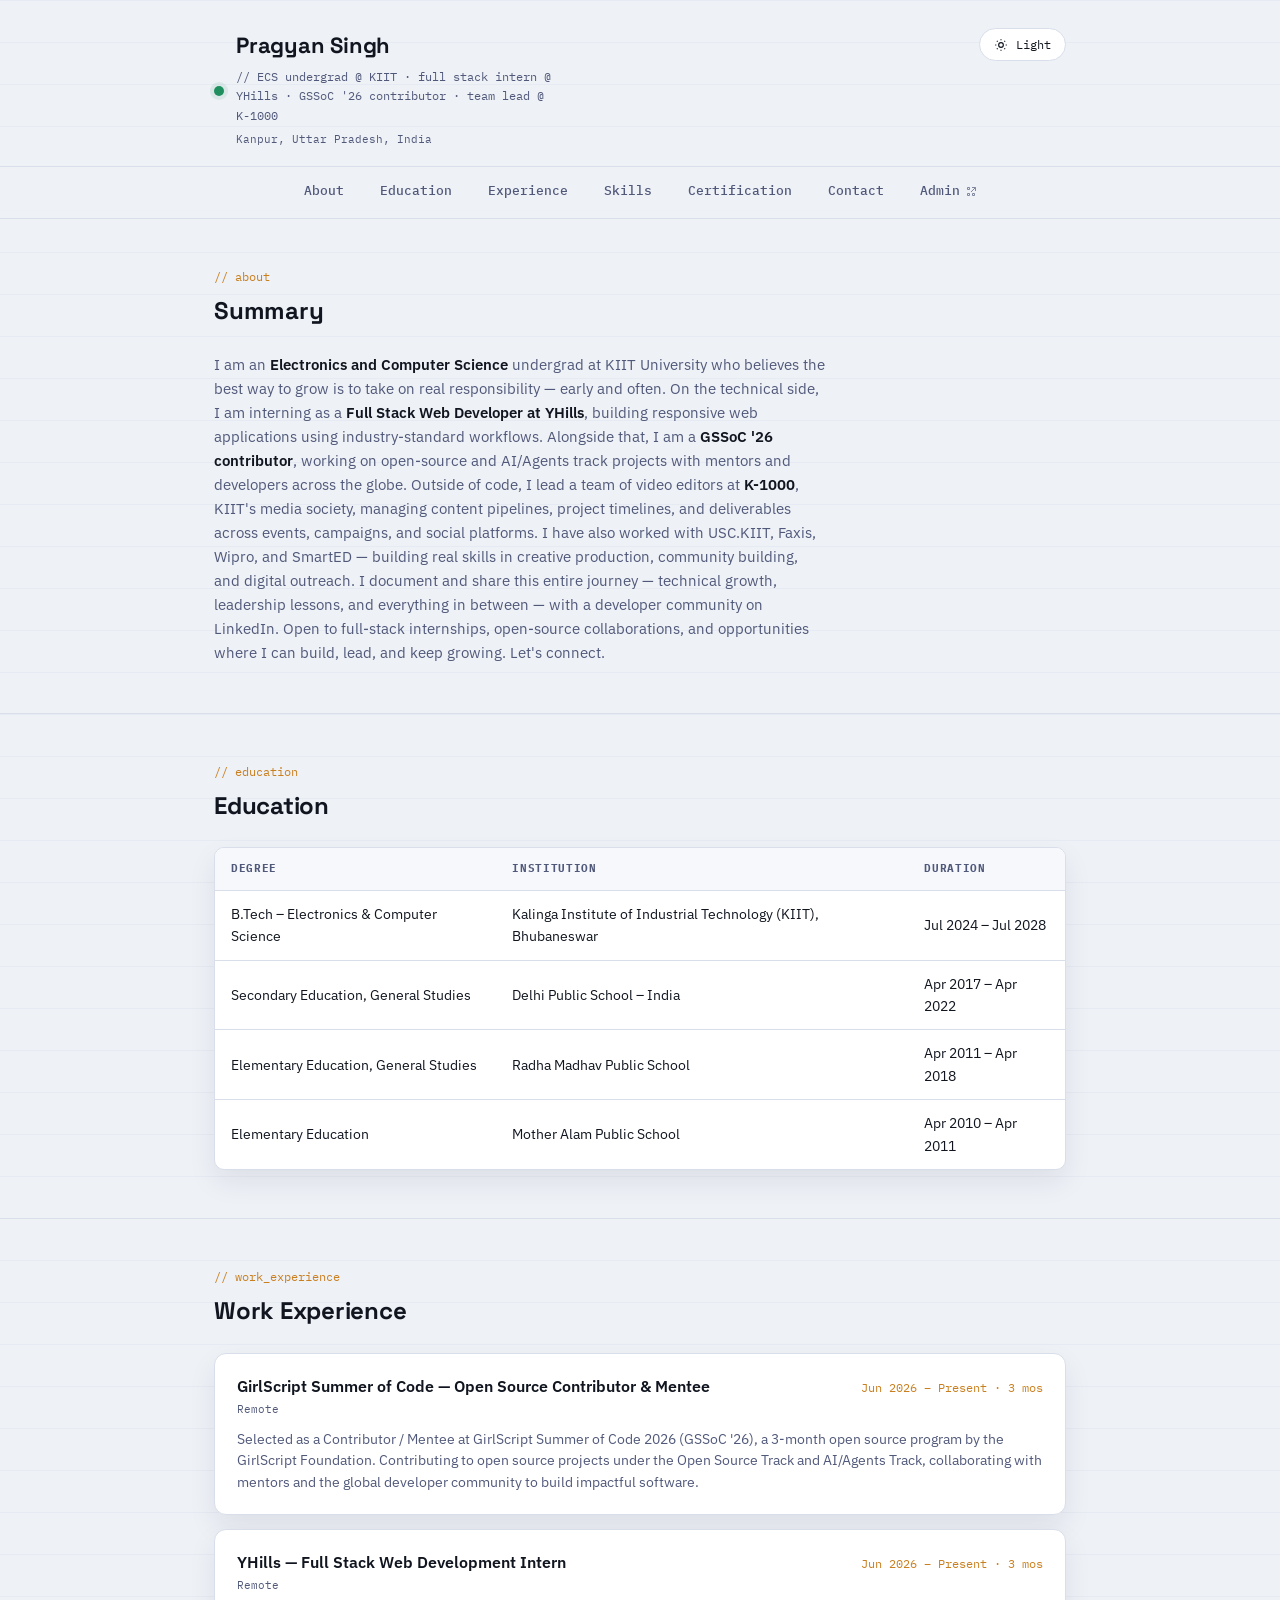
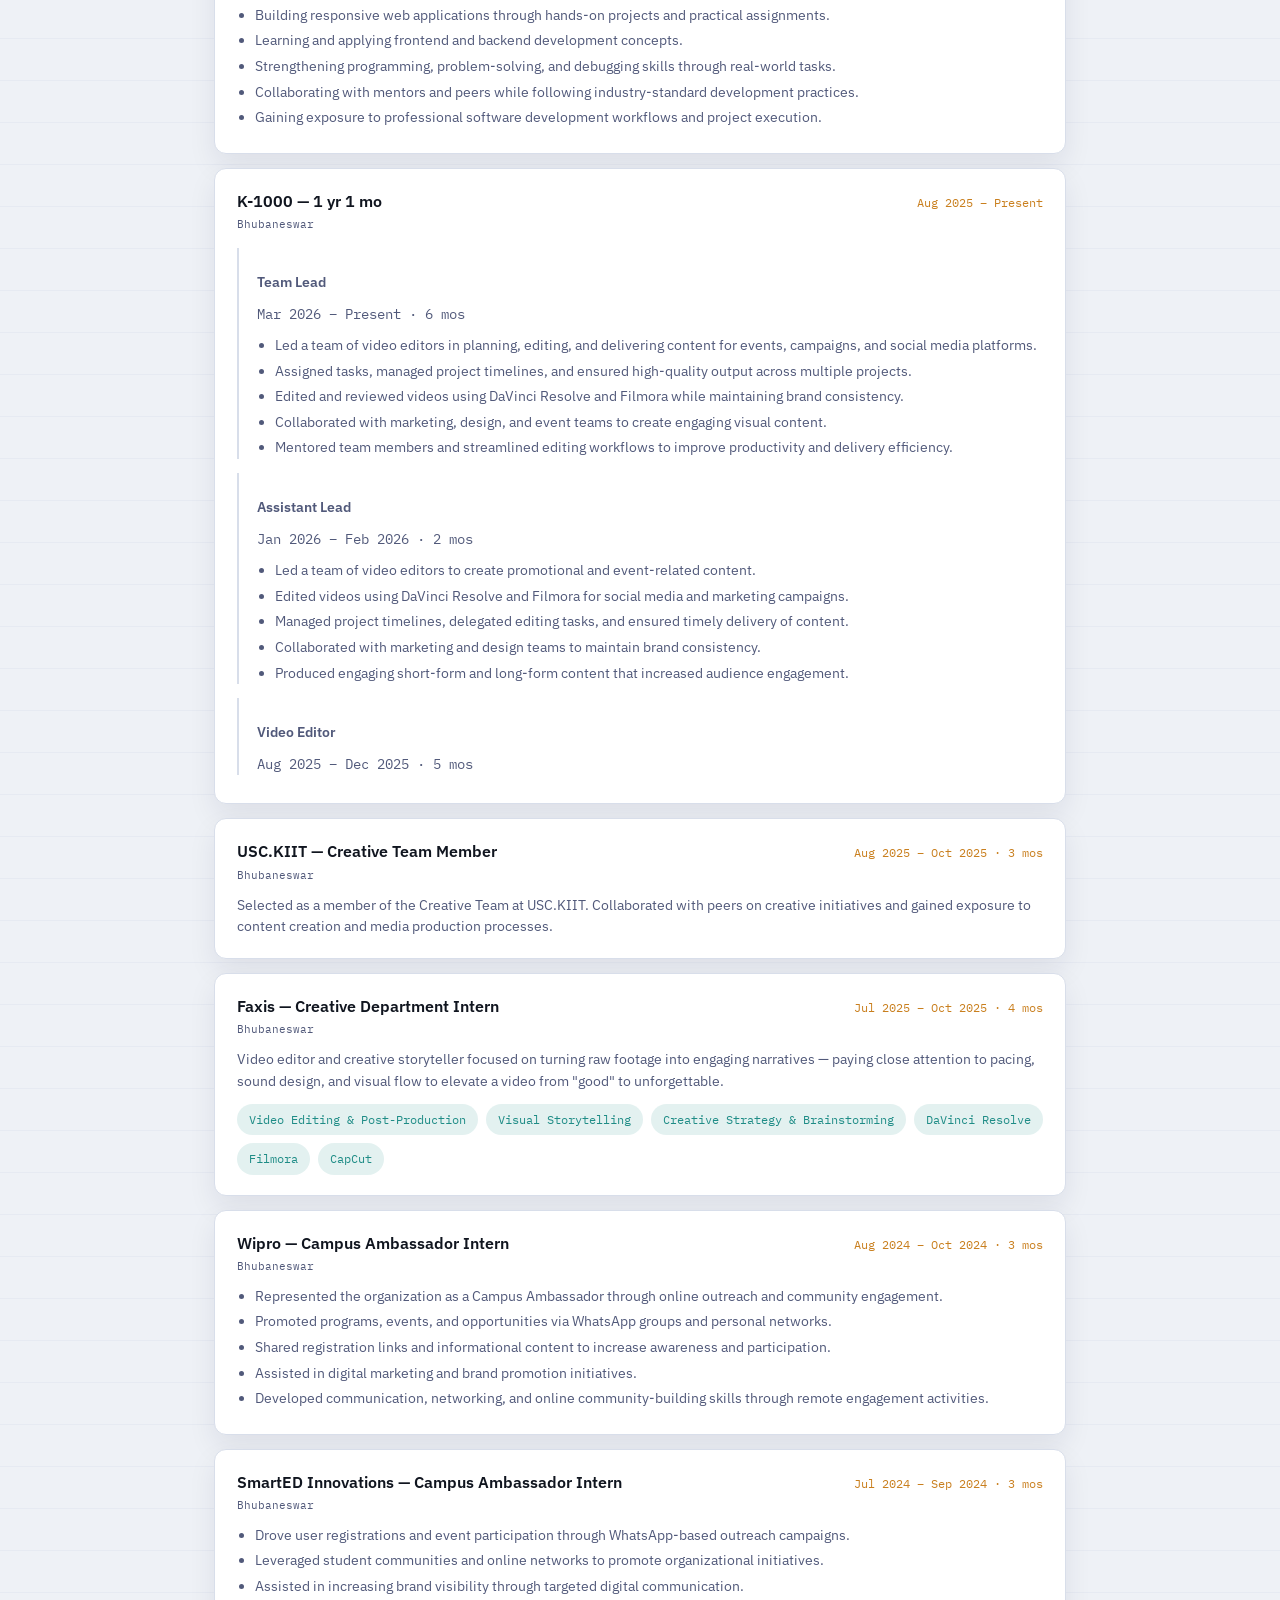
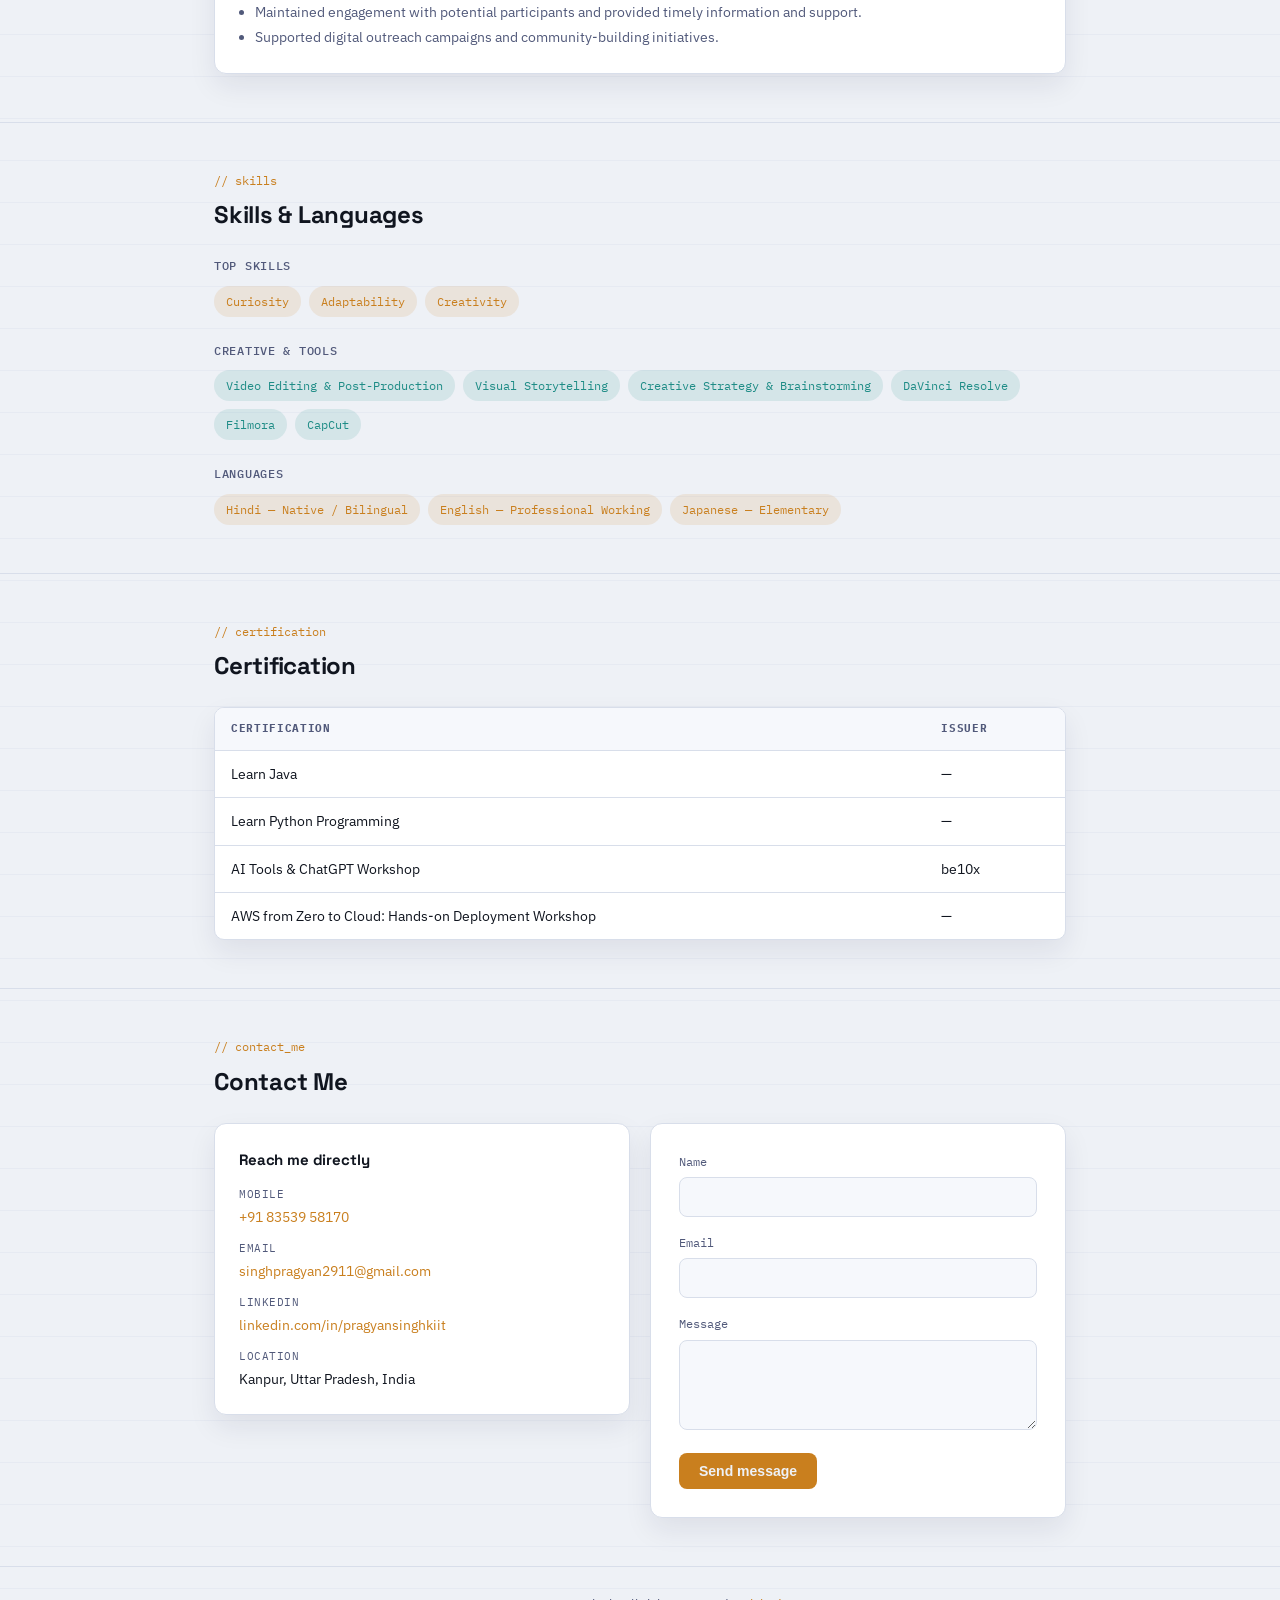
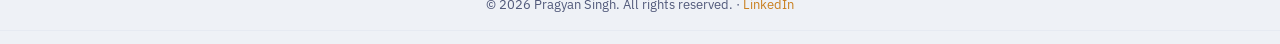
<file: index.html>
<!DOCTYPE html>
<html lang="en" data-theme="dark">

<head>
    <meta charset="UTF-8">
    <meta name="viewport" content="width=device-width, initial-scale=1.0">
    <title>Pragyan Singh — Portfolio</title>
    <meta name="description" content="Resume and portfolio of Pragyan Singh — full-stack developer, B.Tech Electronics & Computer Science, KIIT University.">
    <link rel="preconnect" href="https://fonts.googleapis.com">
    <link rel="preconnect" href="https://fonts.gstatic.com" crossorigin>
    <link href="https://fonts.googleapis.com/css2?family=Space+Grotesk:wght@500;600;700&family=IBM+Plex+Sans:wght@400;500;600&family=IBM+Plex+Mono:wght@400;500&display=swap" rel="stylesheet">
    <link rel="stylesheet" href="style.css">
</head>

<body>
    <div class="scan-overlay" id="scan-overlay" aria-hidden="true"></div>

    <header class="site-header">
        <div class="container header-inner">
            <div class="brand">
                <span class="status-dot" aria-hidden="true"></span>
                <div>
                    <h1>Pragyan Singh</h1>
                    <p class="tagline">// ECS undergrad @ KIIT · full stack intern @ YHills · GSSoC '26 contributor · team lead @ K-1000</p>
                    <p class="location">Kanpur, Uttar Pradesh, India</p>
                </div>
            </div>
            <button id="toggle-theme" type="button" aria-label="Toggle color theme">
                <svg viewBox="0 0 24 24" fill="none" stroke="currentColor" stroke-width="2"><circle cx="12" cy="12" r="4"></circle><path d="M12 2v2M12 20v2M4.9 4.9l1.4 1.4M17.7 17.7l1.4 1.4M2 12h2M20 12h2M4.9 19.1l1.4-1.4M17.7 6.3l1.4-1.4"/></svg>
                <span id="theme-label">Dark</span>
            </button>
        </div>
    </header>

    <nav class="site-nav" aria-label="Section navigation">
        <div class="container">
            <ul>
                <li><a href="#about">About</a></li>
                <li><a href="#education">Education</a></li>
                <li><a href="#work-experience">Experience</a></li>
                <li><a href="#skills">Skills</a></li>
                <li><a href="#certification">Certification</a></li>
                <li><a href="#contact-me">Contact</a></li>
                <li>
                    <a href="Admin.html" target="_blank" rel="noopener">
                        Admin
                        <svg viewBox="0 0 24 24" fill="none" stroke="currentColor" stroke-width="2"><path d="M14 3h7v7M21 3l-9 9M5 3h4v4H5V3M5 15h4v4H5v-4M15 15h4v4h-4v-4"/></svg>
                    </a>
                </li>
            </ul>
        </div>
    </nav>

    <main>
        <section id="about">
            <div class="container">
                <p class="eyebrow">// about</p>
                <h2>Summary</h2>
                <p class="about-text">
                    I am an <strong>Electronics and Computer Science</strong> undergrad at KIIT University who believes
                    the best way to grow is to take on real responsibility — early and often. On the technical side, I am
                    interning as a <strong>Full Stack Web Developer at YHills</strong>, building responsive web applications
                    using industry-standard workflows. Alongside that, I am a <strong>GSSoC '26 contributor</strong>, working
                    on open-source and AI/Agents track projects with mentors and developers across the globe. Outside of
                    code, I lead a team of video editors at <strong>K-1000</strong>, KIIT's media society, managing content
                    pipelines, project timelines, and deliverables across events, campaigns, and social platforms. I have
                    also worked with USC.KIIT, Faxis, Wipro, and SmartED — building real skills in creative production,
                    community building, and digital outreach. I document and share this entire journey — technical growth,
                    leadership lessons, and everything in between — with a developer community on LinkedIn. Open to
                    full-stack internships, open-source collaborations, and opportunities where I can build, lead, and
                    keep growing. Let's connect.
                </p>
            </div>
        </section>

        <section id="education">
            <div class="container">
                <p class="eyebrow">// education</p>
                <h2>Education</h2>
                <div class="table-wrap">
                    <table>
                        <thead>
                            <tr>
                                <th>Degree</th>
                                <th>Institution</th>
                                <th>Duration</th>
                            </tr>
                        </thead>
                        <tbody>
                            <tr>
                                <td>B.Tech – Electronics &amp; Computer Science</td>
                                <td>Kalinga Institute of Industrial Technology (KIIT), Bhubaneswar</td>
                                <td>Jul 2024 – Jul 2028</td>
                            </tr>
                            <tr>
                                <td>Secondary Education, General Studies</td>
                                <td>Delhi Public School – India</td>
                                <td>Apr 2017 – Apr 2022</td>
                            </tr>
                            <tr>
                                <td>Elementary Education, General Studies</td>
                                <td>Radha Madhav Public School</td>
                                <td>Apr 2011 – Apr 2018</td>
                            </tr>
                            <tr>
                                <td>Elementary Education</td>
                                <td>Mother Alam Public School</td>
                                <td>Apr 2010 – Apr 2011</td>
                            </tr>
                        </tbody>
                    </table>
                </div>
            </div>
        </section>

        <section id="work-experience">
            <div class="container">
                <p class="eyebrow">// work_experience</p>
                <h2>Work Experience</h2>
                <div class="exp-list">

                    <div class="exp-card">
                        <div class="exp-card-head">
                            <span class="exp-org">GirlScript Summer of Code — Open Source Contributor &amp; Mentee</span>
                            <span class="exp-duration">Jun 2026 – Present · 3 mos</span>
                        </div>
                        <p class="exp-location">Remote</p>
                        <p class="desc">
                            Selected as a Contributor / Mentee at GirlScript Summer of Code 2026 (GSSoC '26), a 3-month
                            open source program by the GirlScript Foundation. Contributing to open source projects under
                            the Open Source Track and AI/Agents Track, collaborating with mentors and the global
                            developer community to build impactful software.
                        </p>
                    </div>

                    <div class="exp-card">
                        <div class="exp-card-head">
                            <span class="exp-org">YHills — Full Stack Web Development Intern</span>
                            <span class="exp-duration">Jun 2026 – Present · 3 mos</span>
                        </div>
                        <p class="exp-location">Remote</p>
                        <ul>
                            <li>Building responsive web applications through hands-on projects and practical assignments.</li>
                            <li>Learning and applying frontend and backend development concepts.</li>
                            <li>Strengthening programming, problem-solving, and debugging skills through real-world tasks.</li>
                            <li>Collaborating with mentors and peers while following industry-standard development practices.</li>
                            <li>Gaining exposure to professional software development workflows and project execution.</li>
                        </ul>
                    </div>

                    <div class="exp-card">
                        <div class="exp-card-head">
                            <span class="exp-org">K-1000 — 1 yr 1 mo</span>
                            <span class="exp-duration">Aug 2025 – Present</span>
                        </div>
                        <p class="exp-location">Bhubaneswar</p>

                        <div class="exp-role">
                            <p class="exp-role-title">Team Lead</p>
                            <p class="exp-role-duration">Mar 2026 – Present · 6 mos</p>
                            <ul>
                                <li>Led a team of video editors in planning, editing, and delivering content for events, campaigns, and social media platforms.</li>
                                <li>Assigned tasks, managed project timelines, and ensured high-quality output across multiple projects.</li>
                                <li>Edited and reviewed videos using DaVinci Resolve and Filmora while maintaining brand consistency.</li>
                                <li>Collaborated with marketing, design, and event teams to create engaging visual content.</li>
                                <li>Mentored team members and streamlined editing workflows to improve productivity and delivery efficiency.</li>
                            </ul>
                        </div>

                        <div class="exp-role">
                            <p class="exp-role-title">Assistant Lead</p>
                            <p class="exp-role-duration">Jan 2026 – Feb 2026 · 2 mos</p>
                            <ul>
                                <li>Led a team of video editors to create promotional and event-related content.</li>
                                <li>Edited videos using DaVinci Resolve and Filmora for social media and marketing campaigns.</li>
                                <li>Managed project timelines, delegated editing tasks, and ensured timely delivery of content.</li>
                                <li>Collaborated with marketing and design teams to maintain brand consistency.</li>
                                <li>Produced engaging short-form and long-form content that increased audience engagement.</li>
                            </ul>
                        </div>

                        <div class="exp-role">
                            <p class="exp-role-title">Video Editor</p>
                            <p class="exp-role-duration">Aug 2025 – Dec 2025 · 5 mos</p>
                        </div>
                    </div>

                    <div class="exp-card">
                        <div class="exp-card-head">
                            <span class="exp-org">USC.KIIT — Creative Team Member</span>
                            <span class="exp-duration">Aug 2025 – Oct 2025 · 3 mos</span>
                        </div>
                        <p class="exp-location">Bhubaneswar</p>
                        <p class="desc">
                            Selected as a member of the Creative Team at USC.KIIT. Collaborated with peers on creative
                            initiatives and gained exposure to content creation and media production processes.
                        </p>
                    </div>

                    <div class="exp-card">
                        <div class="exp-card-head">
                            <span class="exp-org">Faxis — Creative Department Intern</span>
                            <span class="exp-duration">Jul 2025 – Oct 2025 · 4 mos</span>
                        </div>
                        <p class="exp-location">Bhubaneswar</p>
                        <p class="desc">
                            Video editor and creative storyteller focused on turning raw footage into engaging narratives —
                            paying close attention to pacing, sound design, and visual flow to elevate a video from
                            "good" to unforgettable.
                        </p>
                        <div class="tag-list" style="margin-top:12px;">
                            <span class="tag alt">Video Editing &amp; Post-Production</span>
                            <span class="tag alt">Visual Storytelling</span>
                            <span class="tag alt">Creative Strategy &amp; Brainstorming</span>
                            <span class="tag alt">DaVinci Resolve</span>
                            <span class="tag alt">Filmora</span>
                            <span class="tag alt">CapCut</span>
                        </div>
                    </div>

                    <div class="exp-card">
                        <div class="exp-card-head">
                            <span class="exp-org">Wipro — Campus Ambassador Intern</span>
                            <span class="exp-duration">Aug 2024 – Oct 2024 · 3 mos</span>
                        </div>
                        <p class="exp-location">Bhubaneswar</p>
                        <ul>
                            <li>Represented the organization as a Campus Ambassador through online outreach and community engagement.</li>
                            <li>Promoted programs, events, and opportunities via WhatsApp groups and personal networks.</li>
                            <li>Shared registration links and informational content to increase awareness and participation.</li>
                            <li>Assisted in digital marketing and brand promotion initiatives.</li>
                            <li>Developed communication, networking, and online community-building skills through remote engagement activities.</li>
                        </ul>
                    </div>

                    <div class="exp-card">
                        <div class="exp-card-head">
                            <span class="exp-org">SmartED Innovations — Campus Ambassador Intern</span>
                            <span class="exp-duration">Jul 2024 – Sep 2024 · 3 mos</span>
                        </div>
                        <p class="exp-location">Bhubaneswar</p>
                        <ul>
                            <li>Drove user registrations and event participation through WhatsApp-based outreach campaigns.</li>
                            <li>Leveraged student communities and online networks to promote organizational initiatives.</li>
                            <li>Assisted in increasing brand visibility through targeted digital communication.</li>
                            <li>Maintained engagement with potential participants and provided timely information and support.</li>
                            <li>Supported digital outreach campaigns and community-building initiatives.</li>
                        </ul>
                    </div>

                </div>
            </div>
        </section>

        <section id="skills">
            <div class="container">
                <p class="eyebrow">// skills</p>
                <h2>Skills &amp; Languages</h2>

                <div class="tag-group">
                    <h3>Top Skills</h3>
                    <div class="tag-list">
                        <span class="tag">Curiosity</span>
                        <span class="tag">Adaptability</span>
                        <span class="tag">Creativity</span>
                    </div>
                </div>

                <div class="tag-group">
                    <h3>Creative &amp; Tools</h3>
                    <div class="tag-list">
                        <span class="tag alt">Video Editing &amp; Post-Production</span>
                        <span class="tag alt">Visual Storytelling</span>
                        <span class="tag alt">Creative Strategy &amp; Brainstorming</span>
                        <span class="tag alt">DaVinci Resolve</span>
                        <span class="tag alt">Filmora</span>
                        <span class="tag alt">CapCut</span>
                    </div>
                </div>

                <div class="tag-group">
                    <h3>Languages</h3>
                    <div class="tag-list">
                        <span class="tag">Hindi — Native / Bilingual</span>
                        <span class="tag">English — Professional Working</span>
                        <span class="tag">Japanese — Elementary</span>
                    </div>
                </div>
            </div>
        </section>

        <section id="certification">
            <div class="container">
                <p class="eyebrow">// certification</p>
                <h2>Certification</h2>
                <div class="table-wrap">
                    <table>
                        <thead>
                            <tr>
                                <th>Certification</th>
                                <th>Issuer</th>
                            </tr>
                        </thead>
                        <tbody>
                            <tr>
                                <td>Learn Java</td>
                                <td>—</td>
                            </tr>
                            <tr>
                                <td>Learn Python Programming</td>
                                <td>—</td>
                            </tr>
                            <tr>
                                <td>AI Tools &amp; ChatGPT Workshop</td>
                                <td>be10x</td>
                            </tr>
                            <tr>
                                <td>AWS from Zero to Cloud: Hands-on Deployment Workshop</td>
                                <td>—</td>
                            </tr>
                        </tbody>
                    </table>
                </div>
            </div>
        </section>

        <section id="contact-me">
            <div class="container">
                <p class="eyebrow">// contact_me</p>
                <h2>Contact Me</h2>
                <div class="contact-grid">
                    <div class="contact-info">
                        <h3>Reach me directly</h3>
                        <dl>
                            <div>
                                <dt>Mobile</dt>
                                <dd><a href="tel:+918353958170">+91 83539 58170</a></dd>
                            </div>
                            <div>
                                <dt>Email</dt>
                                <dd><a href="mailto:singhpragyan2911@gmail.com">singhpragyan2911@gmail.com</a></dd>
                            </div>
                            <div>
                                <dt>LinkedIn</dt>
                                <dd><a href="https://www.linkedin.com/in/pragyansinghkiit" target="_blank" rel="noopener">linkedin.com/in/pragyansinghkiit</a></dd>
                            </div>
                            <div>
                                <dt>Location</dt>
                                <dd>Kanpur, Uttar Pradesh, India</dd>
                            </div>
                        </dl>
                    </div>
                    <div class="panel">
                        <form id="contact-form" novalidate>
                            <div class="field">
                                <label for="name">Name</label>
                                <input type="text" id="name" name="name" required>
                            </div>
                            <div class="field">
                                <label for="email">Email</label>
                                <input type="email" id="email" name="email" required>
                            </div>
                            <div class="field">
                                <label for="message">Message</label>
                                <textarea id="message" name="message" required></textarea>
                            </div>
                            <button type="submit">Send message</button>
                            <p class="form-status" id="contact-status" role="status"></p>
                        </form>
                    </div>
                </div>
            </div>
        </section>
    </main>

    <footer>
        <div class="container">
            <p>© 2026 Pragyan Singh. All rights reserved. · <a href="https://www.linkedin.com/in/pragyansinghkiit" target="_blank" rel="noopener">LinkedIn</a></p>
        </div>
    </footer>
    <script src="Shared.js"></script>
    <script src="script.js"></script>

</body>

</html>
</file>
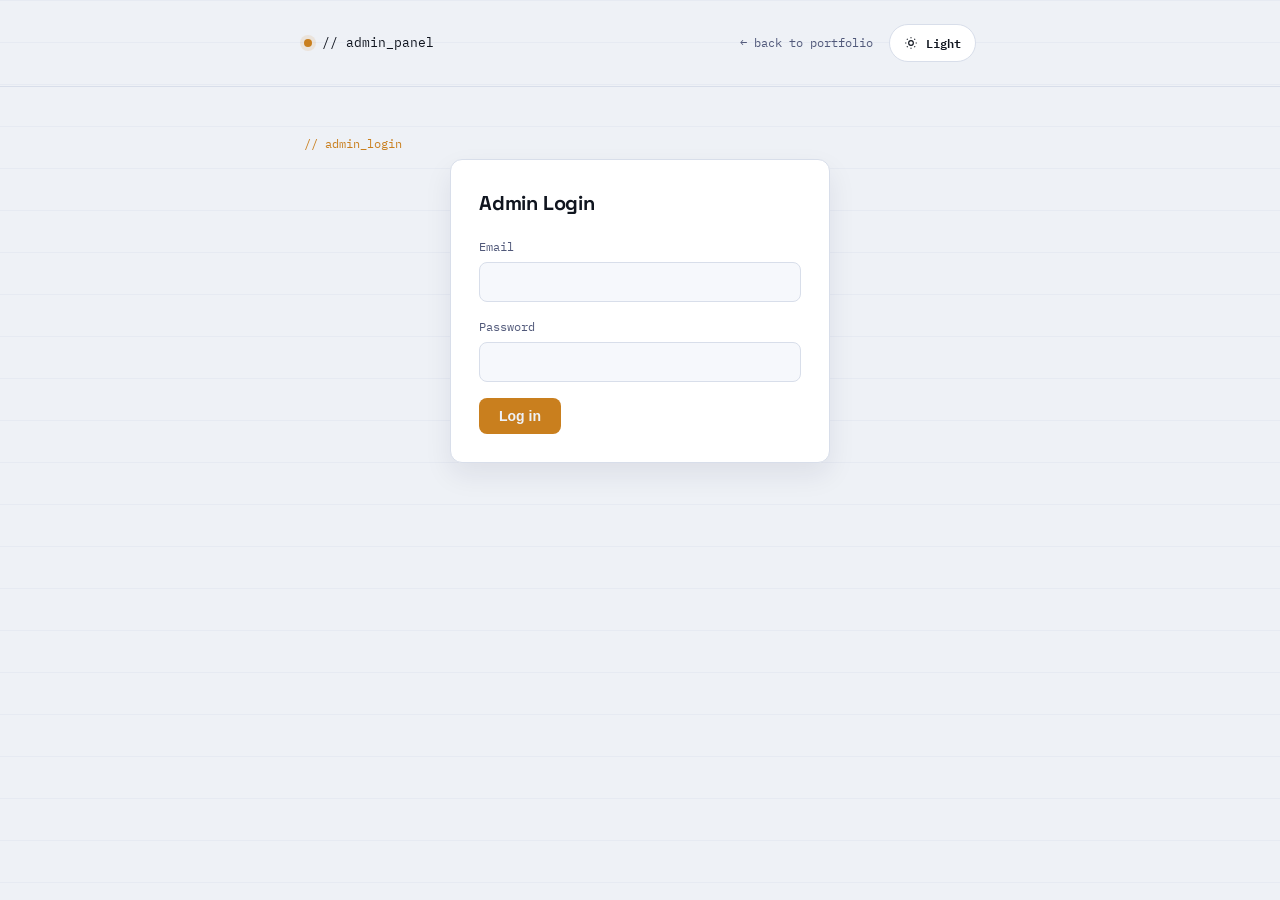
<file: Admin.html>
<!DOCTYPE html>
<html lang="en" data-theme="dark">

<head>
    <meta charset="UTF-8">
    <meta name="viewport" content="width=device-width, initial-scale=1.0">
    <title>Admin — Pragyan Singh Portfolio</title>
    <meta name="robots" content="noindex, nofollow">
    <link rel="preconnect" href="https://fonts.googleapis.com">
    <link rel="preconnect" href="https://fonts.gstatic.com" crossorigin>
    <link href="https://fonts.googleapis.com/css2?family=Space+Grotesk:wght@500;600;700&family=IBM+Plex+Sans:wght@400;500;600&family=IBM+Plex+Mono:wght@400;500&display=swap" rel="stylesheet">
    <style>
        /* ============ Design tokens (shared palette with the main site) ============ */
        :root,
        [data-theme="dark"] {
            --bg: #0d1321;
            --bg-grid: #111a2c;
            --surface: #131b2e;
            --surface-2: #1b2540;
            --border: #253052;
            --text: #e7ecf5;
            --text-muted: #93a0bd;
            --accent: #e8a33d;
            --accent-soft: rgba(232, 163, 61, 0.14);
            --accent-2: #3aafa9;
            --danger: #e5686d;
            --danger-soft: rgba(229, 104, 109, 0.12);
            --success: #59c896;
            --success-soft: rgba(89, 200, 150, 0.12);
            --shadow: 0 12px 32px rgba(0, 0, 0, 0.35);
        }

        [data-theme="light"] {
            --bg: #eef1f6;
            --bg-grid: #e6eaf2;
            --surface: #ffffff;
            --surface-2: #f6f8fc;
            --border: #d8deea;
            --text: #10151f;
            --text-muted: #51597a;
            --accent: #c97f1e;
            --accent-soft: rgba(201, 127, 30, 0.12);
            --accent-2: #1e8c86;
            --danger: #c9333a;
            --danger-soft: rgba(201, 51, 58, 0.08);
            --success: #1f8f5f;
            --success-soft: rgba(31, 143, 95, 0.1);
            --shadow: 0 12px 28px rgba(20, 30, 60, 0.08);
        }

        * {
            margin: 0;
            padding: 0;
            box-sizing: border-box;
        }

        body {
            font-family: 'IBM Plex Sans', Arial, sans-serif;
            background:
                linear-gradient(var(--bg-grid) 1px, transparent 1px) 0 0 / 100% 42px,
                var(--bg);
            color: var(--text);
            transition: background-color .35s ease, color .35s ease;
            line-height: 1.5;
            min-height: 100vh;
        }

        .container {
            max-width: 720px;
            margin: 0 auto;
            padding: 0 24px;
        }

        h1, h2 {
            font-family: 'Space Grotesk', sans-serif;
            letter-spacing: -0.01em;
        }

        a { color: inherit; }

        :focus-visible {
            outline: 2px solid var(--accent);
            outline-offset: 3px;
        }

        .is-hidden { display: none !important; }

        /* ============ Header ============ */
        .site-header {
            padding: 24px 0;
            border-bottom: 1px solid var(--border);
        }

        .header-inner {
            display: flex;
            align-items: center;
            justify-content: space-between;
            gap: 16px;
        }

        .brand {
            display: flex;
            align-items: center;
            gap: 10px;
            font-family: 'IBM Plex Mono', monospace;
            font-size: 13px;
        }

        .brand .lock {
            width: 8px;
            height: 8px;
            border-radius: 50%;
            background: var(--accent);
            box-shadow: 0 0 0 4px var(--accent-soft);
        }

        .back-link {
            font-family: 'IBM Plex Mono', monospace;
            font-size: 12px;
            color: var(--text-muted);
            text-decoration: none;
        }

        .back-link:hover { color: var(--accent); }

        #toggle-theme {
            display: inline-flex;
            align-items: center;
            gap: 8px;
            background: var(--surface);
            border: 1px solid var(--border);
            color: var(--text);
            font-family: 'IBM Plex Mono', monospace;
            font-size: 12px;
            padding: 8px 14px;
            border-radius: 999px;
            cursor: pointer;
            transition: border-color .2s ease, transform .2s ease;
        }

        #toggle-theme:hover {
            border-color: var(--accent);
            transform: translateY(-1px);
        }

        #toggle-theme svg { width: 14px; height: 14px; }

        /* ============ Main ============ */
        main { padding: 48px 0; }

        .eyebrow {
            font-family: 'IBM Plex Mono', monospace;
            font-size: 12px;
            color: var(--accent);
            margin-bottom: 6px;
        }

        .panel {
            background: var(--surface);
            border: 1px solid var(--border);
            border-radius: 12px;
            padding: 28px;
            box-shadow: var(--shadow);
        }

        #login-panel .panel { max-width: 380px; margin: 0 auto; }

        form .field { margin-bottom: 16px; }

        label {
            display: block;
            font-family: 'IBM Plex Mono', monospace;
            font-size: 12px;
            color: var(--text-muted);
            margin-bottom: 6px;
        }

        input {
            width: 100%;
            background: var(--surface-2);
            border: 1px solid var(--border);
            color: var(--text);
            padding: 10px 12px;
            border-radius: 8px;
            font-family: 'IBM Plex Sans', sans-serif;
            font-size: 14px;
            transition: border-color .2s ease;
        }

        input:focus { border-color: var(--accent); }

        button {
            appearance: none;
            border: none;
            font-weight: 600;
            font-size: 14px;
            padding: 10px 20px;
            border-radius: 8px;
            cursor: pointer;
            transition: filter .2s ease, transform .2s ease;
        }

        button[type="submit"] {
            background: var(--accent);
            color: var(--bg);
        }

        button[type="submit"]:hover,
        .btn:hover {
            filter: brightness(1.08);
            transform: translateY(-1px);
        }

        .btn.secondary {
            background: transparent;
            color: var(--text);
            border: 1px solid var(--border);
        }

        .form-status {
            margin-top: 14px;
            font-size: 13px;
            padding: 10px 12px;
            border-radius: 8px;
            display: none;
        }

        .form-status.show { display: block; }
        .form-status.ok { background: var(--success-soft); color: var(--success); }
        .form-status.err { background: var(--danger-soft); color: var(--danger); }

        /* ============ Dashboard ============ */
        .panel-head {
            display: flex;
            align-items: center;
            justify-content: space-between;
            gap: 12px;
            flex-wrap: wrap;
            margin-bottom: 20px;
        }

        .messages-list { display: grid; gap: 12px; }

        .message-card {
            background: var(--surface-2);
            border: 1px solid var(--border);
            border-radius: 10px;
            padding: 16px 18px;
        }

        .message-card .meta {
            display: flex;
            justify-content: space-between;
            gap: 12px;
            flex-wrap: wrap;
            font-family: 'IBM Plex Mono', monospace;
            font-size: 12px;
            color: var(--text-muted);
            margin-bottom: 8px;
        }

        .message-card .meta .who { color: var(--text); font-weight: 500; }
        .message-card p { font-size: 14px; }

        .empty-state {
            font-family: 'IBM Plex Mono', monospace;
            font-size: 13px;
            color: var(--text-muted);
            padding: 24px;
            text-align: center;
            border: 1px dashed var(--border);
            border-radius: 10px;
        }

        .scan-overlay {
            position: fixed;
            inset: 0;
            pointer-events: none;
            background: linear-gradient(180deg, transparent, var(--accent-soft) 45%, transparent);
            transform: translateY(-100%);
            opacity: 0;
            z-index: 999;
        }

        .scan-overlay.run { animation: scan .5s ease-out; }

        @keyframes scan {
            0% { transform: translateY(-100%); opacity: .9; }
            100% { transform: translateY(100%); opacity: 0; }
        }

        @media (prefers-reduced-motion: reduce) {
            .scan-overlay.run { animation: none !important; }
        }

        @media (max-width: 560px) {
            .header-inner { flex-wrap: wrap; }
        }
    </style>
</head>

<body>
    <div class="scan-overlay" id="scan-overlay" aria-hidden="true"></div>

    <header class="site-header">
        <div class="container header-inner">
            <div class="brand">
                <span class="lock" aria-hidden="true"></span>
                <span>// admin_panel</span>
            </div>
            <div style="display:flex;align-items:center;gap:16px;">
                <a class="back-link" href="index.html">← back to portfolio</a>
                <button id="toggle-theme" type="button" aria-label="Toggle color theme">
                    <svg viewBox="0 0 24 24" fill="none" stroke="currentColor" stroke-width="2"><circle cx="12" cy="12" r="4"></circle><path d="M12 2v2M12 20v2M4.9 4.9l1.4 1.4M17.7 17.7l1.4 1.4M2 12h2M20 12h2M4.9 19.1l1.4-1.4M17.7 6.3l1.4-1.4"/></svg>
                    <span id="theme-label">Dark</span>
                </button>
            </div>
        </div>
    </header>

    <main>
        <div class="container">
            <section id="login-panel">
                <p class="eyebrow">// admin_login</p>
                <div class="panel">
                    <h1 style="font-size:20px;margin-bottom:20px;">Admin Login</h1>
                    <form id="admin-form" novalidate>
                        <div class="field">
                            <label for="admin-email">Email</label>
                            <input type="email" id="admin-email" name="email" required>
                        </div>
                        <div class="field">
                            <label for="password">Password</label>
                            <input type="password" id="password" name="password" required>
                        </div>
                        <button type="submit">Log in</button>
                        <p class="form-status" id="admin-status" role="status"></p>
                    </form>
                </div>
            </section>

            <section id="dashboard-panel" class="is-hidden">
                <p class="eyebrow">// user_messages</p>
                <div class="panel">
                    <div class="panel-head">
                        <h1 style="font-size:20px;">User Messages</h1>
                        <div style="display:flex;gap:8px;">
                            <button class="btn secondary" id="refresh-messages" type="button">Refresh</button>
                            <button class="btn secondary" id="logout-admin" type="button">Log out</button>
                        </div>
                    </div>
                    <div class="messages-list" id="messages-list"></div>
                </div>
            </section>
        </div>
    </main>

    <script src="Shared.js"></script>
    <script>
        initThemeToggle();

        const loginPanel = document.getElementById("login-panel");
        const dashboardPanel = document.getElementById("dashboard-panel");
        const adminForm = document.getElementById("admin-form");
        const adminStatus = document.getElementById("admin-status");
        const messagesList = document.getElementById("messages-list");
        const logoutBtn = document.getElementById("logout-admin");
        const refreshBtn = document.getElementById("refresh-messages");

        function showStatus(el, message, ok) {
            el.textContent = message;
            el.classList.remove("ok", "err");
            el.classList.add("show", ok ? "ok" : "err");
        }

        function showDashboard() {
            loginPanel.classList.add("is-hidden");
            dashboardPanel.classList.remove("is-hidden");
            renderMessages();
        }

        function showLogin() {
            dashboardPanel.classList.add("is-hidden");
            loginPanel.classList.remove("is-hidden");
        }

        async function renderMessages() {
            messagesList.innerHTML = `<p class="empty-state">Loading messages…</p>`;
            let messages = [];
            try {
                messages = await DB.list();
            } catch (err) {
                messagesList.innerHTML = `<p class="empty-state">Could not load messages. Please try refresh.</p>`;
                return;
            }
            messages.sort((a, b) => new Date(b.timestamp) - new Date(a.timestamp));
            if (!messages.length) {
                messagesList.innerHTML = `<p class="empty-state">No messages yet — messages sent from the portfolio's Contact Me form will show up here.</p>`;
                return;
            }
            messagesList.innerHTML = messages.map(m => `
                <div class="message-card">
                    <div class="meta">
                        <span class="who">${escapeHtml(m.name || "Anonymous")} · ${escapeHtml(m.email || "")}</span>
                        <span>${escapeHtml(formatTimestamp(m.timestamp))}</span>
                    </div>
                    <p>${escapeHtml(m.message || "")}</p>
                </div>
            `).join("");
        }

        adminForm.addEventListener("submit", async (e) => {
            e.preventDefault();
            const password = document.getElementById("password").value;
            try {
                const ok = await DB.login(password);
                if (ok) {
                    sessionStorage.setItem(ADMIN_SESSION_KEY, "1");
                    adminForm.reset();
                    showDashboard();
                } else {
                    showStatus(adminStatus, "Incorrect credentials.", false);
                }
            } catch (err) {
                showStatus(adminStatus, "Login failed — check your connection and try again.", false);
            }
        });

        logoutBtn.addEventListener("click", () => {
            sessionStorage.removeItem(ADMIN_SESSION_KEY);
            showLogin();
        });

        refreshBtn.addEventListener("click", renderMessages);

        // Stay logged in across a reload of this tab, but not across new tabs.
        if (sessionStorage.getItem(ADMIN_SESSION_KEY) === "1") {
            showDashboard();
        }
    </script>
</body>

</html>
</file>
<file: style.css>
/* ============ Design tokens ============ */
:root,
[data-theme="dark"] {
    --bg: #0d1321;
    --bg-grid: #111a2c;
    --surface: #131b2e;
    --surface-2: #1b2540;
    --border: #253052;
    --text: #e7ecf5;
    --text-muted: #93a0bd;
    --accent: #e8a33d;
    --accent-soft: rgba(232, 163, 61, 0.14);
    --accent-2: #3aafa9;
    --accent-2-soft: rgba(58, 175, 169, 0.14);
    --danger: #e5686d;
    --danger-soft: rgba(229, 104, 109, 0.12);
    --success: #59c896;
    --success-soft: rgba(89, 200, 150, 0.12);
    --shadow: 0 12px 32px rgba(0, 0, 0, 0.35);
}

[data-theme="light"] {
    --bg: #eef1f6;
    --bg-grid: #e6eaf2;
    --surface: #ffffff;
    --surface-2: #f6f8fc;
    --border: #d8deea;
    --text: #10151f;
    --text-muted: #51597a;
    --accent: #c97f1e;
    --accent-soft: rgba(201, 127, 30, 0.12);
    --accent-2: #1e8c86;
    --accent-2-soft: rgba(30, 140, 134, 0.12);
    --danger: #c9333a;
    --danger-soft: rgba(201, 51, 58, 0.08);
    --success: #1f8f5f;
    --success-soft: rgba(31, 143, 95, 0.1);
    --shadow: 0 12px 28px rgba(20, 30, 60, 0.08);
}

* {
    margin: 0;
    padding: 0;
    box-sizing: border-box;
}

html {
    scroll-behavior: smooth;
}

body {
    font-family: 'IBM Plex Sans', Arial, sans-serif;
    background:
        linear-gradient(var(--bg-grid) 1px, transparent 1px) 0 0 / 100% 42px,
        var(--bg);
    color: var(--text);
    transition: background-color .35s ease, color .35s ease;
    line-height: 1.6;
}

.container {
    max-width: 900px;
    margin: 0 auto;
    padding: 0 24px;
}

h1,
h2,
h3 {
    font-family: 'Space Grotesk', sans-serif;
    letter-spacing: -0.01em;
}

a {
    color: inherit;
}

:focus-visible {
    outline: 2px solid var(--accent);
    outline-offset: 3px;
}

/* ============ Header ============ */
.site-header {
    padding: 28px 0 18px;
    position: relative;
}

.header-inner {
    display: flex;
    align-items: flex-start;
    justify-content: space-between;
    gap: 16px;
}

.brand {
    display: flex;
    align-items: center;
    gap: 12px;
}

.status-dot {
    width: 10px;
    height: 10px;
    border-radius: 50%;
    background: var(--success);
    box-shadow: 0 0 0 4px var(--success-soft);
    flex-shrink: 0;
    margin-top: 6px;
    animation: pulse 2.4s ease-in-out infinite;
}

@keyframes pulse {

    0%,
    100% {
        opacity: 1;
    }

    50% {
        opacity: .45;
    }
}

.brand h1 {
    font-size: 22px;
    font-weight: 700;
}

.tagline {
    font-family: 'IBM Plex Mono', monospace;
    font-size: 12px;
    color: var(--text-muted);
    margin-top: 4px;
    max-width: 46ch;
}

.location {
    font-family: 'IBM Plex Mono', monospace;
    font-size: 11px;
    color: var(--text-muted);
    margin-top: 6px;
}

#toggle-theme {
    display: inline-flex;
    align-items: center;
    gap: 8px;
    background: var(--surface);
    border: 1px solid var(--border);
    color: var(--text);
    font-family: 'IBM Plex Mono', monospace;
    font-size: 12px;
    padding: 8px 14px;
    border-radius: 999px;
    cursor: pointer;
    transition: border-color .2s ease, transform .2s ease;
    flex-shrink: 0;
}

#toggle-theme:hover {
    border-color: var(--accent);
    transform: translateY(-1px);
}

#toggle-theme svg {
    width: 14px;
    height: 14px;
}

/* ============ Nav ============ */
.site-nav {
    position: sticky;
    top: 0;
    z-index: 20;
    background: color-mix(in srgb, var(--bg) 88%, transparent);
    backdrop-filter: blur(10px);
    border-top: 1px solid var(--border);
    border-bottom: 1px solid var(--border);
}

.site-nav ul {
    display: flex;
    justify-content: center;
    flex-wrap: wrap;
    list-style: none;
    gap: 4px;
}

.site-nav a {
    display: inline-flex;
    align-items: center;
    gap: 5px;
    padding: 14px 16px;
    text-decoration: none;
    font-family: 'IBM Plex Mono', monospace;
    font-size: 13px;
    font-weight: 500;
    color: var(--text-muted);
    border-bottom: 2px solid transparent;
    transition: color .2s ease, border-color .2s ease;
}

.site-nav a:hover,
.site-nav a:focus-visible {
    color: var(--accent);
    border-color: var(--accent);
}

.site-nav a svg {
    width: 12px;
    height: 12px;
    opacity: .7;
}

/* ============ Sections ============ */
main section {
    scroll-margin-top: 56px;
    padding: 48px 0;
    border-bottom: 1px solid var(--border);
}

.eyebrow {
    font-family: 'IBM Plex Mono', monospace;
    font-size: 12px;
    color: var(--accent);
    margin-bottom: 6px;
}

section h2 {
    font-size: 24px;
    margin-bottom: 22px;
}

.about-text {
    max-width: 68ch;
    font-size: 15px;
    color: var(--text-muted);
}

.about-text strong {
    color: var(--text);
    font-weight: 600;
}

.table-wrap {
    overflow-x: auto;
    border: 1px solid var(--border);
    border-radius: 10px;
    background: var(--surface);
    box-shadow: var(--shadow);
}

table {
    border-collapse: collapse;
    width: 100%;
    min-width: 480px;
}

th,
td {
    text-align: left;
    padding: 12px 16px;
    font-size: 14px;
    border-bottom: 1px solid var(--border);
}

thead th {
    font-family: 'IBM Plex Mono', monospace;
    font-size: 11px;
    letter-spacing: .06em;
    text-transform: uppercase;
    color: var(--text-muted);
    background: var(--surface-2);
}

tbody tr:last-child td {
    border-bottom: none;
}

tbody tr:hover {
    background: var(--surface-2);
}

/* ============ Experience cards ============ */
.exp-list {
    display: grid;
    gap: 14px;
}

.exp-card {
    background: var(--surface);
    border: 1px solid var(--border);
    border-radius: 12px;
    padding: 20px 22px;
    box-shadow: var(--shadow);
}

.exp-card-head {
    display: flex;
    justify-content: space-between;
    align-items: baseline;
    gap: 12px;
    flex-wrap: wrap;
}

.exp-org {
    font-size: 16px;
    font-weight: 600;
}

.exp-duration {
    font-family: 'IBM Plex Mono', monospace;
    font-size: 12px;
    color: var(--accent);
    white-space: nowrap;
}

.exp-location {
    font-family: 'IBM Plex Mono', monospace;
    font-size: 11px;
    color: var(--text-muted);
    margin-top: 2px;
}

.exp-role {
    padding: 14px 0 0 18px;
    border-left: 2px solid var(--border);
    margin-top: 14px;
}

.exp-role:first-of-type {
    margin-top: 16px;
}

.exp-role-title {
    font-weight: 600;
    font-size: 14px;
}

.exp-role-duration {
    font-family: 'IBM Plex Mono', monospace;
    font-size: 11px;
    color: var(--text-muted);
    margin-bottom: 8px;
}

.exp-role ul,
.exp-card>ul {
    margin-top: 10px;
    padding-left: 18px;
    font-size: 13.5px;
    color: var(--text-muted);
}

.exp-role p,
.exp-card>p.desc {
    margin-top: 10px;
    font-size: 13.5px;
    color: var(--text-muted);
}

.exp-role li,
.exp-card>ul li {
    margin-bottom: 4px;
}

/* ============ Tags (skills / languages) ============ */
.tag-group {
    margin-bottom: 24px;
}

.tag-group:last-child {
    margin-bottom: 0;
}

.tag-group h3 {
    font-family: 'IBM Plex Mono', monospace;
    font-size: 12px;
    text-transform: uppercase;
    letter-spacing: .06em;
    color: var(--text-muted);
    margin-bottom: 10px;
    font-weight: 500;
}

.tag-list {
    display: flex;
    flex-wrap: wrap;
    gap: 8px;
}

.tag {
    background: var(--accent-soft);
    color: var(--accent);
    font-family: 'IBM Plex Mono', monospace;
    font-size: 12px;
    padding: 6px 12px;
    border-radius: 999px;
    white-space: nowrap;
}

.tag.alt {
    background: var(--accent-2-soft);
    color: var(--accent-2);
}

/* ============ Contact ============ */
.contact-grid {
    display: grid;
    grid-template-columns: repeat(auto-fit, minmax(260px, 1fr));
    gap: 20px;
    align-items: start;
}

.contact-info {
    background: var(--surface);
    border: 1px solid var(--border);
    border-radius: 12px;
    padding: 24px;
    box-shadow: var(--shadow);
}

.contact-info h3 {
    font-size: 15px;
    margin-bottom: 14px;
}

.contact-info dl {
    display: grid;
    gap: 12px;
}

.contact-info dt {
    font-family: 'IBM Plex Mono', monospace;
    font-size: 11px;
    text-transform: uppercase;
    letter-spacing: .05em;
    color: var(--text-muted);
}

.contact-info dd {
    font-size: 14px;
    margin-top: 2px;
}

.contact-info a {
    text-decoration: none;
    color: var(--accent);
}

.contact-info a:hover {
    text-decoration: underline;
}

/* ============ Forms ============ */
.panel {
    background: var(--surface);
    border: 1px solid var(--border);
    border-radius: 12px;
    padding: 28px;
    box-shadow: var(--shadow);
}

form .field {
    margin-bottom: 16px;
}

label {
    display: block;
    font-family: 'IBM Plex Mono', monospace;
    font-size: 12px;
    color: var(--text-muted);
    margin-bottom: 6px;
}

input,
textarea {
    width: 100%;
    background: var(--surface-2);
    border: 1px solid var(--border);
    color: var(--text);
    padding: 10px 12px;
    border-radius: 8px;
    font-family: 'IBM Plex Sans', sans-serif;
    font-size: 14px;
    transition: border-color .2s ease;
}

input:focus,
textarea:focus {
    border-color: var(--accent);
}

textarea {
    resize: vertical;
    min-height: 90px;
}

button[type="submit"] {
    appearance: none;
    border: none;
    background: var(--accent);
    color: var(--bg);
    font-weight: 600;
    font-size: 14px;
    padding: 10px 20px;
    border-radius: 8px;
    cursor: pointer;
    transition: filter .2s ease, transform .2s ease;
}

button[type="submit"]:hover {
    filter: brightness(1.08);
    transform: translateY(-1px);
}

.form-status {
    margin-top: 14px;
    font-size: 13px;
    padding: 10px 12px;
    border-radius: 8px;
    display: none;
}

.form-status.show {
    display: block;
}

.form-status.ok {
    background: var(--success-soft);
    color: var(--success);
}

.form-status.err {
    background: var(--danger-soft);
    color: var(--danger);
}

/* ============ Footer ============ */
footer {
    padding: 28px 0;
    text-align: center;
    font-size: 13px;
    color: var(--text-muted);
}

footer a {
    color: var(--accent);
    text-decoration: none;
}

footer a:hover {
    text-decoration: underline;
}

/* ============ Motion / a11y ============ */
.scan-overlay {
    position: fixed;
    inset: 0;
    pointer-events: none;
    background: linear-gradient(180deg, transparent, var(--accent-soft) 45%, transparent);
    transform: translateY(-100%);
    opacity: 0;
    z-index: 999;
}

.scan-overlay.run {
    animation: scan .5s ease-out;
}

@keyframes scan {
    0% {
        transform: translateY(-100%);
        opacity: .9;
    }

    100% {
        transform: translateY(100%);
        opacity: 0;
    }
}

@media (prefers-reduced-motion: reduce) {

    .status-dot,
    .scan-overlay.run {
        animation: none !important;
    }

    html {
        scroll-behavior: auto;
    }
}

@media (max-width: 560px) {
    .header-inner {
        flex-direction: column;
    }

    .panel {
        padding: 20px;
    }
}
</file>
